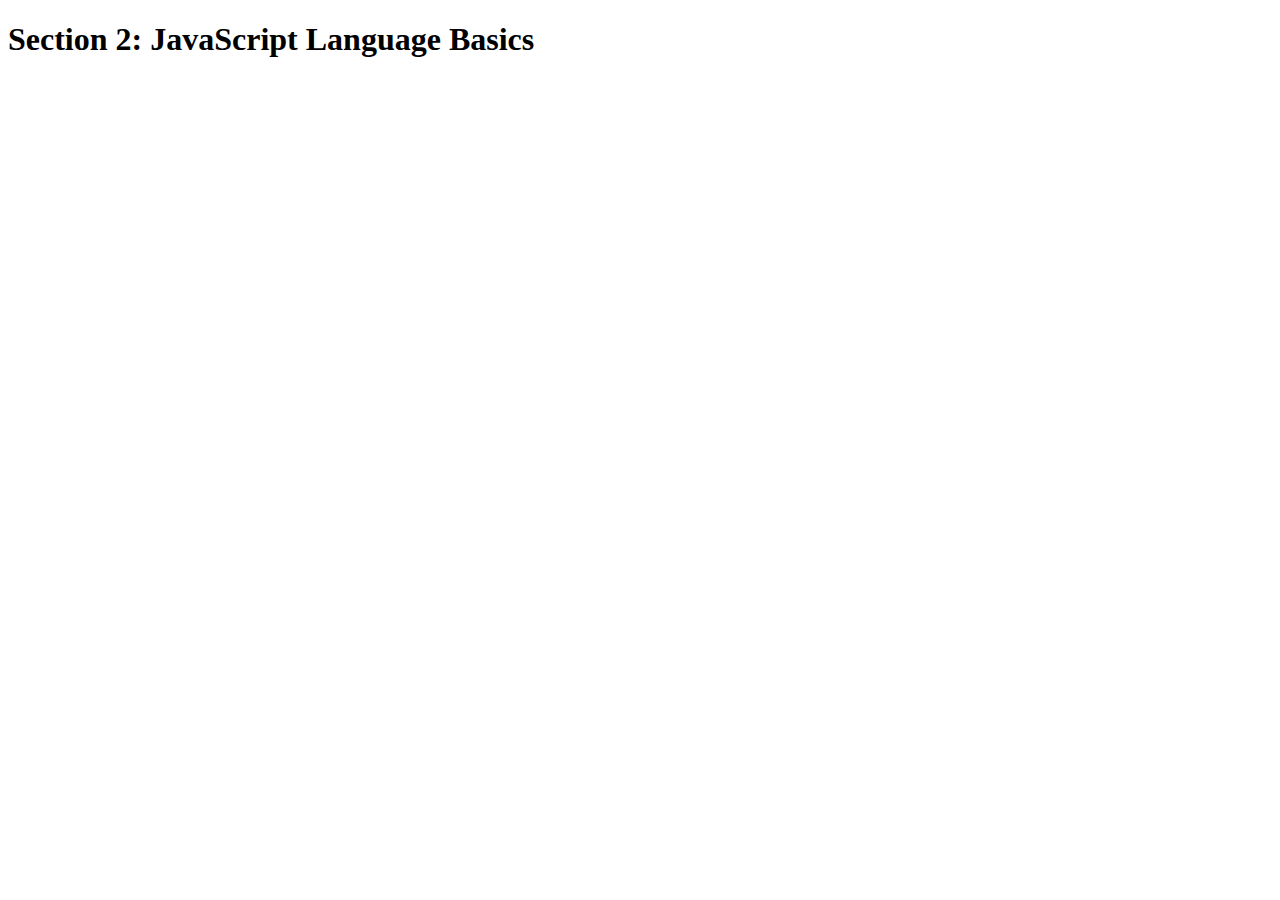
<file: 2-JS-basics/final/index.html>
<!DOCTYPE html>
<html lang="en">
    <head>
        <meta charset="UTF-8">
        <title>Section 2: JavaScript Language Basics</title>
    </head>

    <body>
        <h1>Section 2: JavaScript Language Basics</h1>
    </body>
    
    <script src="script.js"></script>
</html>
</file>
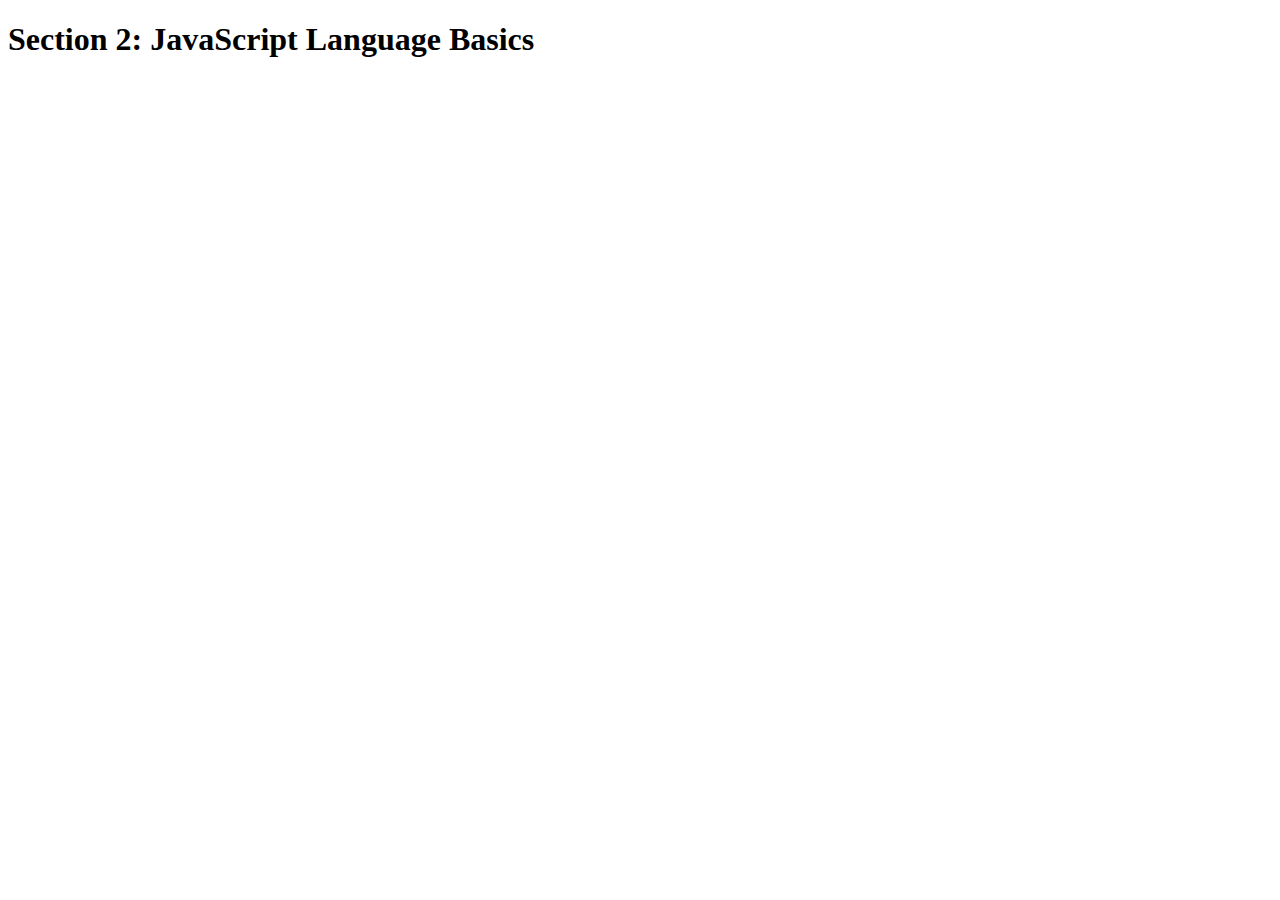
<file: 2-JS-basics/starter/index.html>
<!DOCTYPE html>
<html lang="en">
    <head>
        <meta charset="UTF-8">
        <title>Section 2: JavaScript Language Basics</title>
    </head>

    <body>
        <h1>Section 2: JavaScript Language Basics</h1>
    </body>
</html>
</file>
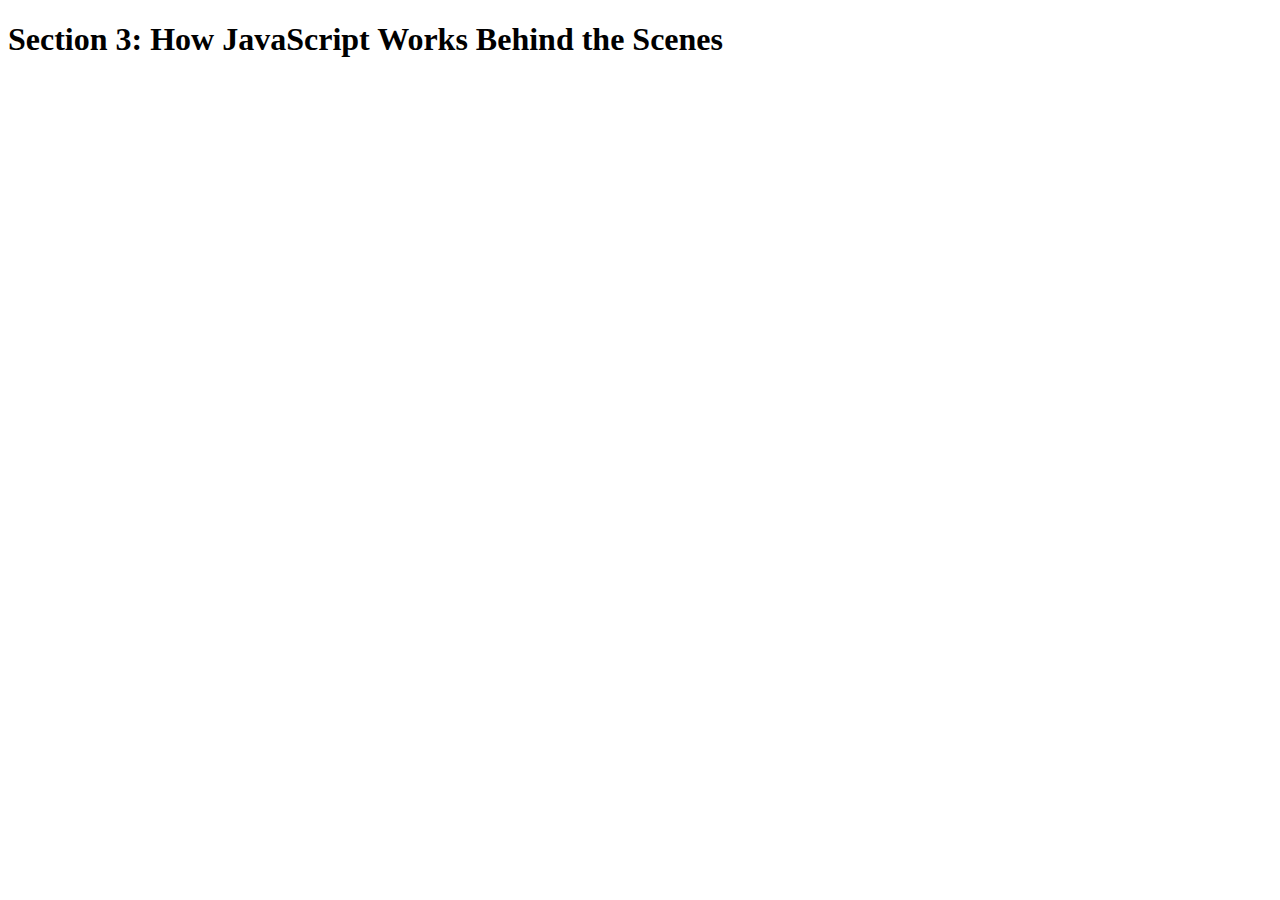
<file: 3-how-JS-works/final/index.html>
<!DOCTYPE html>
<html lang="en">
    <head>
        <meta charset="UTF-8">
        <title>Section 3: How JavaScript Works Behind the Scenes</title>
    </head>

    <body>
        <h1>Section 3: How JavaScript Works Behind the Scenes</h1>
        <script src="script.js"></script>
    </body>
</html>
</file>
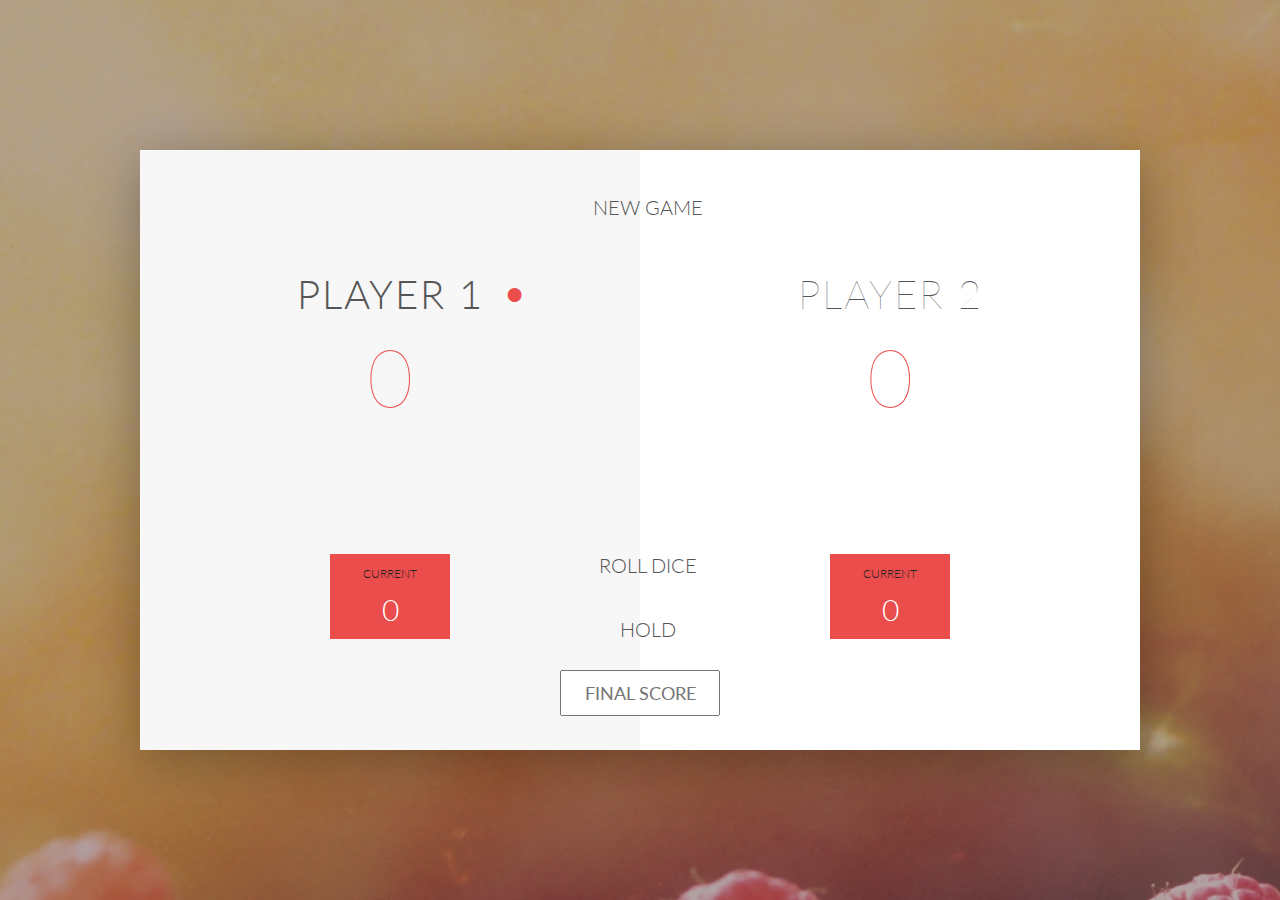
<file: 4-DOM-pig-game/final/index.html>
<!DOCTYPE html>
<html lang="en">
    <head>
        <meta charset="UTF-8">
        <link href="https://fonts.googleapis.com/css?family=Lato:100,300,600" rel="stylesheet" type="text/css">
        <link href="http://code.ionicframework.com/ionicons/2.0.1/css/ionicons.min.css" rel="stylesheet" type="text/css">
        <link type="text/css" rel="stylesheet" href="style.css">
        
        <title>Pig Game</title>
    </head>

    <body>
        <div class="wrapper clearfix">
            <div class="player-0-panel active">
                <div class="player-name" id="name-0">Player 1</div>
                <div class="player-score" id="score-0">43</div>
                <div class="player-current-box">
                    <div class="player-current-label">Current</div>
                    <div class="player-current-score" id="current-0">11</div>
                </div>
            </div>
            
            <div class="player-1-panel">
                <div class="player-name" id="name-1">Player 2</div>
                <div class="player-score" id="score-1">72</div>
                <div class="player-current-box">
                    <div class="player-current-label">Current</div>
                    <div class="player-current-score" id="current-1">0</div>
                </div>
            </div>
            
            <button class="btn-new"><i class="ion-ios-plus-outline"></i>New game</button>
            <button class="btn-roll"><i class="ion-ios-loop"></i>Roll dice</button>
            <button class="btn-hold"><i class="ion-ios-download-outline"></i>Hold</button>
            
            <input type="text" placeholder="Final score" class="final-score">
            
            <img src="dice-5.png" alt="Dice" class="dice" id="dice-1">
            <img src="dice-5.png" alt="Dice" class="dice" id="dice-2">
        </div>
        
        <!--<script src="app.js"></script>-->
        <script src="challenges.js"></script>
    </body>
</html>
</file>
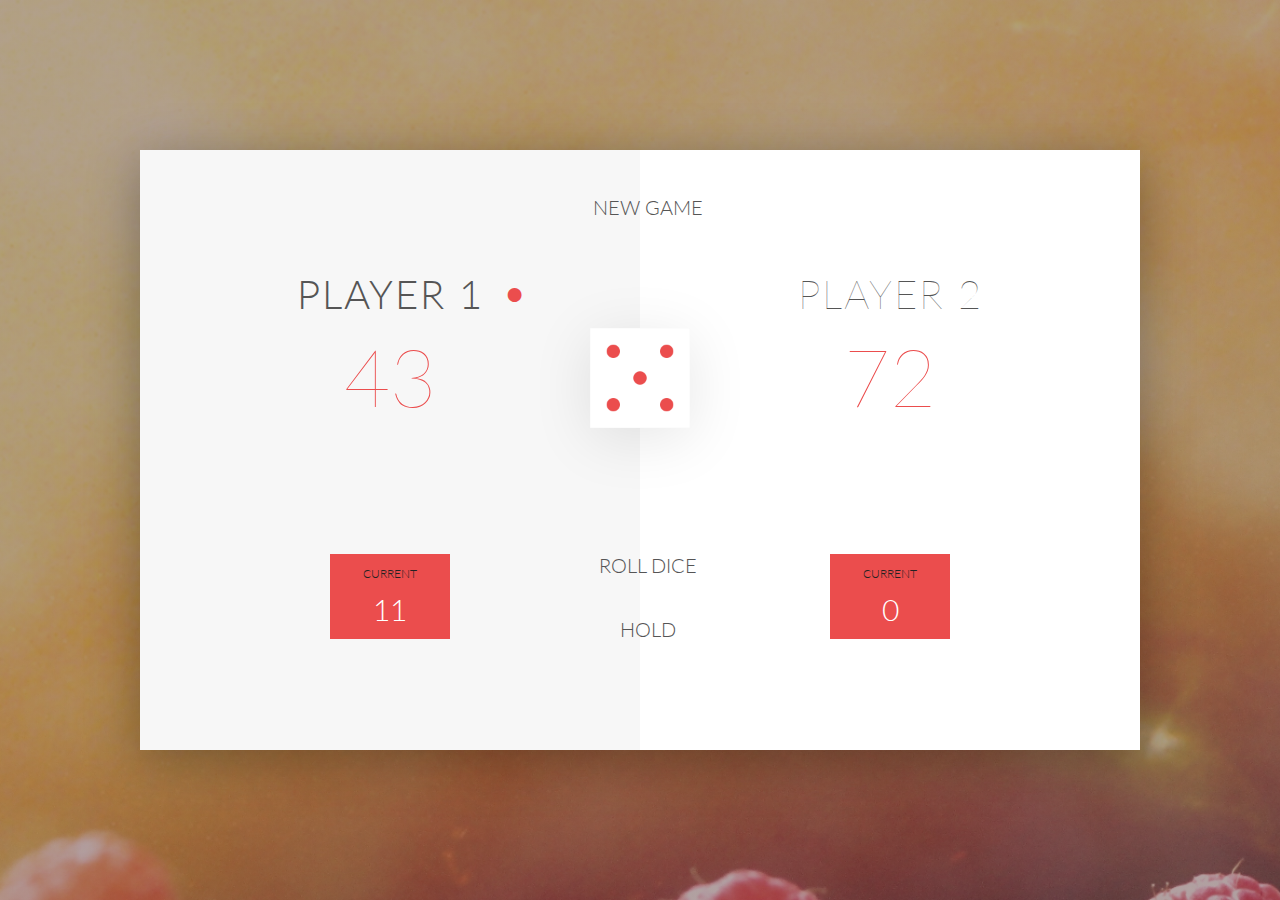
<file: 4-DOM-pig-game/starter/index.html>
<!DOCTYPE html>
<html lang="en">
    <head>
        <meta charset="UTF-8">
        <link href="https://fonts.googleapis.com/css?family=Lato:100,300,600" rel="stylesheet" type="text/css">
        <link href="http://code.ionicframework.com/ionicons/2.0.1/css/ionicons.min.css" rel="stylesheet" type="text/css">
        <link type="text/css" rel="stylesheet" href="style.css">
        
        <title>Pig Game</title>
    </head>

    <body>
        <div class="wrapper clearfix">
            <div class="player-0-panel active">
                <div class="player-name" id="name-0">Player 1</div>
                <div class="player-score" id="score-0">43</div>
                <div class="player-current-box">
                    <div class="player-current-label">Current</div>
                    <div class="player-current-score" id="current-0">11</div>
                </div>
            </div>
            
            <div class="player-1-panel">
                <div class="player-name" id="name-1">Player 2</div>
                <div class="player-score" id="score-1">72</div>
                <div class="player-current-box">
                    <div class="player-current-label">Current</div>
                    <div class="player-current-score" id="current-1">0</div>
                </div>
            </div>
            
            <button class="btn-new"><i class="ion-ios-plus-outline"></i>New game</button>
            <button class="btn-roll"><i class="ion-ios-loop"></i>Roll dice</button>
            <button class="btn-hold"><i class="ion-ios-download-outline"></i>Hold</button>
            
            <img src="dice-5.png" alt="Dice" class="dice">
        </div>
        
        <script src="app.js"></script>
    </body>
</html>
</file>
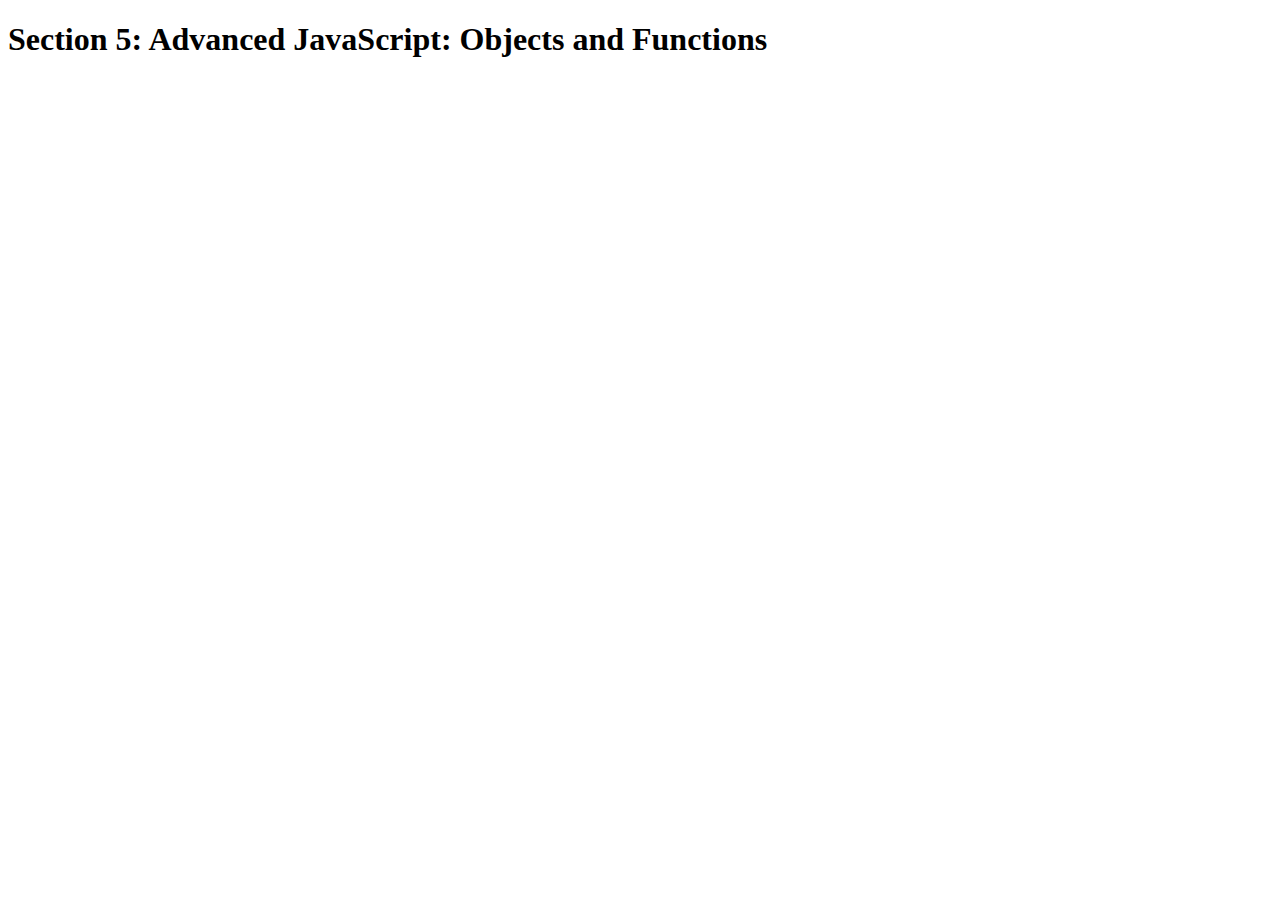
<file: 5-advanced-JS/final/index.html>
<!DOCTYPE html>
<html lang="en">
    <head>
        <meta charset="UTF-8">
        <title>Section 5: Advanced JavaScript: Objects and Functions</title>
    </head>

    <body>
        <h1>Section 5: Advanced JavaScript: Objects and Functions</h1>
        <script src="script.js"></script>
    </body>
</html>
</file>
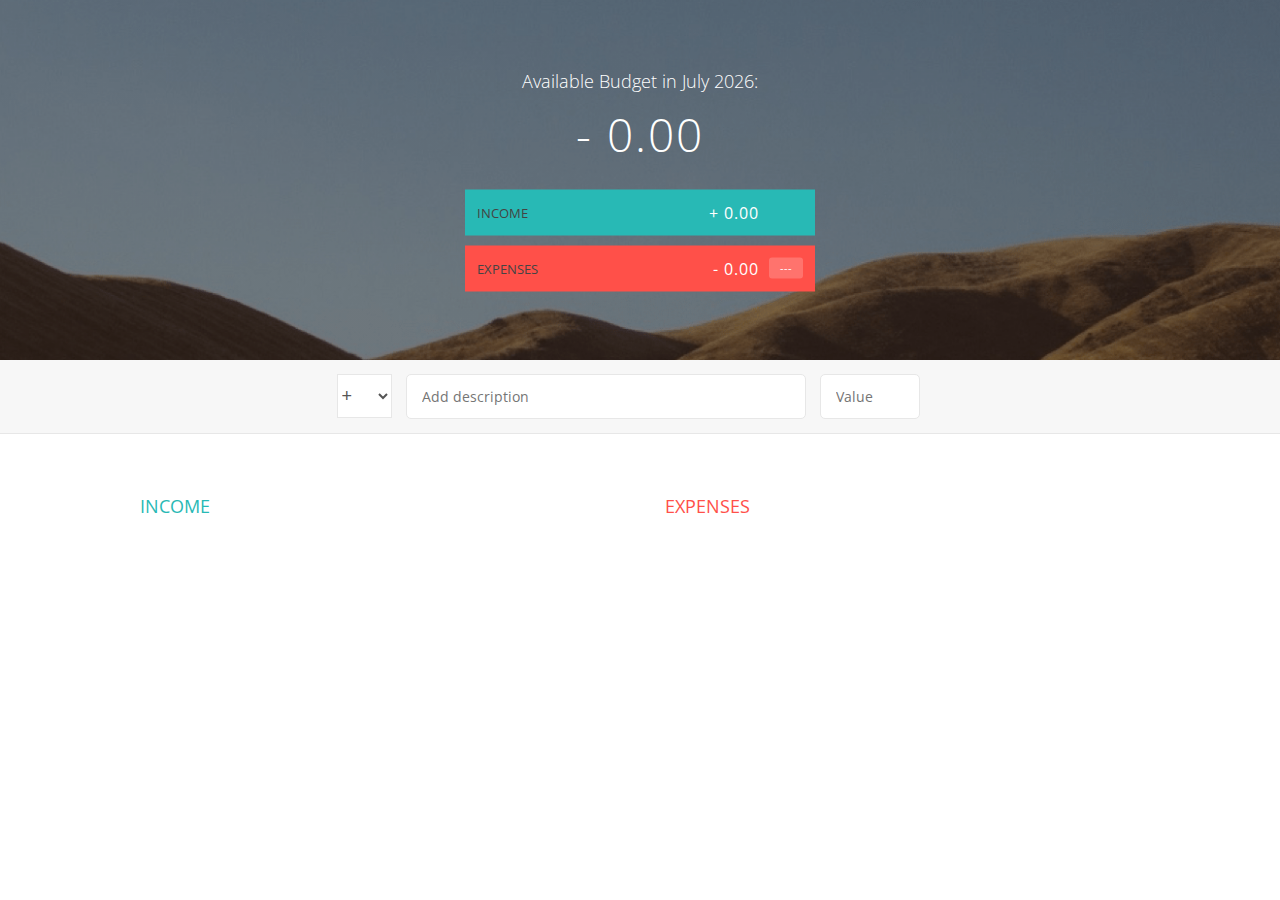
<file: 6-budgety/final/index.html>
<!DOCTYPE html>
<html lang="en">
    <head>
        <meta charset="UTF-8">
        <link href="https://fonts.googleapis.com/css?family=Open+Sans:100,300,400,600" rel="stylesheet" type="text/css">
        <link href="http://code.ionicframework.com/ionicons/2.0.1/css/ionicons.min.css" rel="stylesheet" type="text/css">
        <link type="text/css" rel="stylesheet" href="style.css">
        <title>Budgety</title>
    </head>
    <body>
        
        <div class="top">
            <div class="budget">
                <div class="budget__title">
                    Available Budget in <span class="budget__title--month">%Month%</span>:
                </div>
                
                <div class="budget__value">+ 2,345.64</div>
                
                <div class="budget__income clearfix">
                    <div class="budget__income--text">Income</div>
                    <div class="right">
                        <div class="budget__income--value">+ 4,300.00</div>
                        <div class="budget__income--percentage">&nbsp;</div>
                    </div>
                </div>
                
                <div class="budget__expenses clearfix">
                    <div class="budget__expenses--text">Expenses</div>
                    <div class="right clearfix">
                        <div class="budget__expenses--value">- 1,954.36</div>
                        <div class="budget__expenses--percentage">45%</div>
                    </div>
                </div>
            </div>
        </div>
        
        
        
        <div class="bottom">
            <div class="add">
                <div class="add__container">
                    <select class="add__type">
                        <option value="inc" selected>+</option>
                        <option value="exp">-</option>
                    </select>
                    <input type="text" class="add__description" placeholder="Add description">
                    <input type="number" class="add__value" placeholder="Value">
                    <button class="add__btn"><i class="ion-ios-checkmark-outline"></i></button>
                </div>
            </div>
            
            <div class="container clearfix">
                <div class="income">
                    <h2 class="icome__title">Income</h2>
                    
                    <div class="income__list">
                       
                        <!--
                        <div class="item clearfix" id="income-0">
                            <div class="item__description">Salary</div>
                            <div class="right clearfix">
                                <div class="item__value">+ 2,100.00</div>
                                <div class="item__delete">
                                    <button class="item__delete--btn">
                                        <i class="ion-ios-close-outline"></i>
                                    </button>
                                </div>
                            </div>
                        </div>
                        
                        <div class="item clearfix" id="income-1">
                            <div class="item__description">Sold car</div>
                            <div class="right clearfix">
                                <div class="item__value">+ 1,500.00</div>
                                <div class="item__delete">
                                    <button class="item__delete--btn"><i class="ion-ios-close-outline"></i></button>
                                </div>
                            </div>
                        </div>
                        -->
                        
                    </div>
                </div>
                
                
                
                <div class="expenses">
                    <h2 class="expenses__title">Expenses</h2>
                    
                    <div class="expenses__list">
                       
                        <!--
                        <div class="item clearfix" id="expense-0">
                            <div class="item__description">Apartment rent</div>
                            <div class="right clearfix">
                                <div class="item__value">- 900.00</div>
                                <div class="item__percentage">21%</div>
                                <div class="item__delete">
                                    <button class="item__delete--btn"><i class="ion-ios-close-outline"></i></button>
                                </div>
                            </div>
                        </div>

                        <div class="item clearfix" id="expense-1">
                            <div class="item__description">Grocery shopping</div>
                            <div class="right clearfix">
                                <div class="item__value">- 435.28</div>
                                <div class="item__percentage">10%</div>
                                <div class="item__delete">
                                    <button class="item__delete--btn"><i class="ion-ios-close-outline"></i></button>
                                </div>
                            </div>
                        </div>
                        -->
                        
                    </div>
                </div>
            </div>
            
            
        </div>
        
        <script src="app.js"></script>
    </body>
</html>
</file>
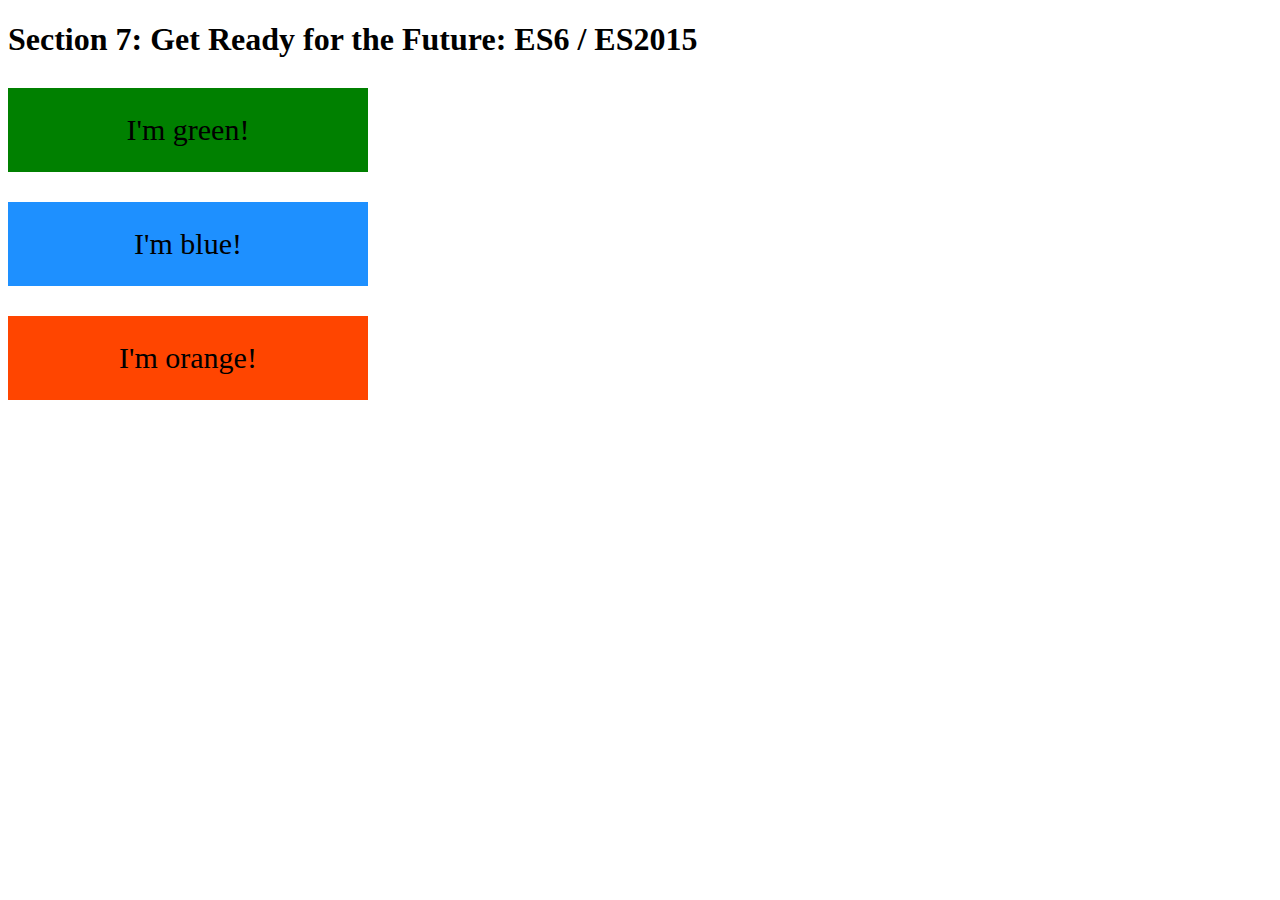
<file: 7-ES6/final/index.html>
<!DOCTYPE html>
<html lang="en">
    <head>
        <meta charset="UTF-8">
        <title>Section 7: Get Ready for the Future: ES6 / ES2015</title>
        
        <style>
            .box {
                width: 200px;
                padding: 25px 80px;
                text-align: center;
                font-size: 30px;
                margin-top: 30px;
            }
            
            .green { background-color: green; }
            .blue { background-color: dodgerblue; }
            .orange { background-color: orangered; }
            
        </style>
        
    </head>

    <body>
        <h1>Section 7: Get Ready for the Future: ES6 / ES2015</h1>
        
        <div class="box green">I'm green!</div>
        <div class="box blue">I'm blue!</div>
        <div class="box orange">I'm orange!</div>
        
        <script src="polyfill.min.js"></script>
        <script src="script-transpiled.js"></script>
    </body>
</html>
</file>
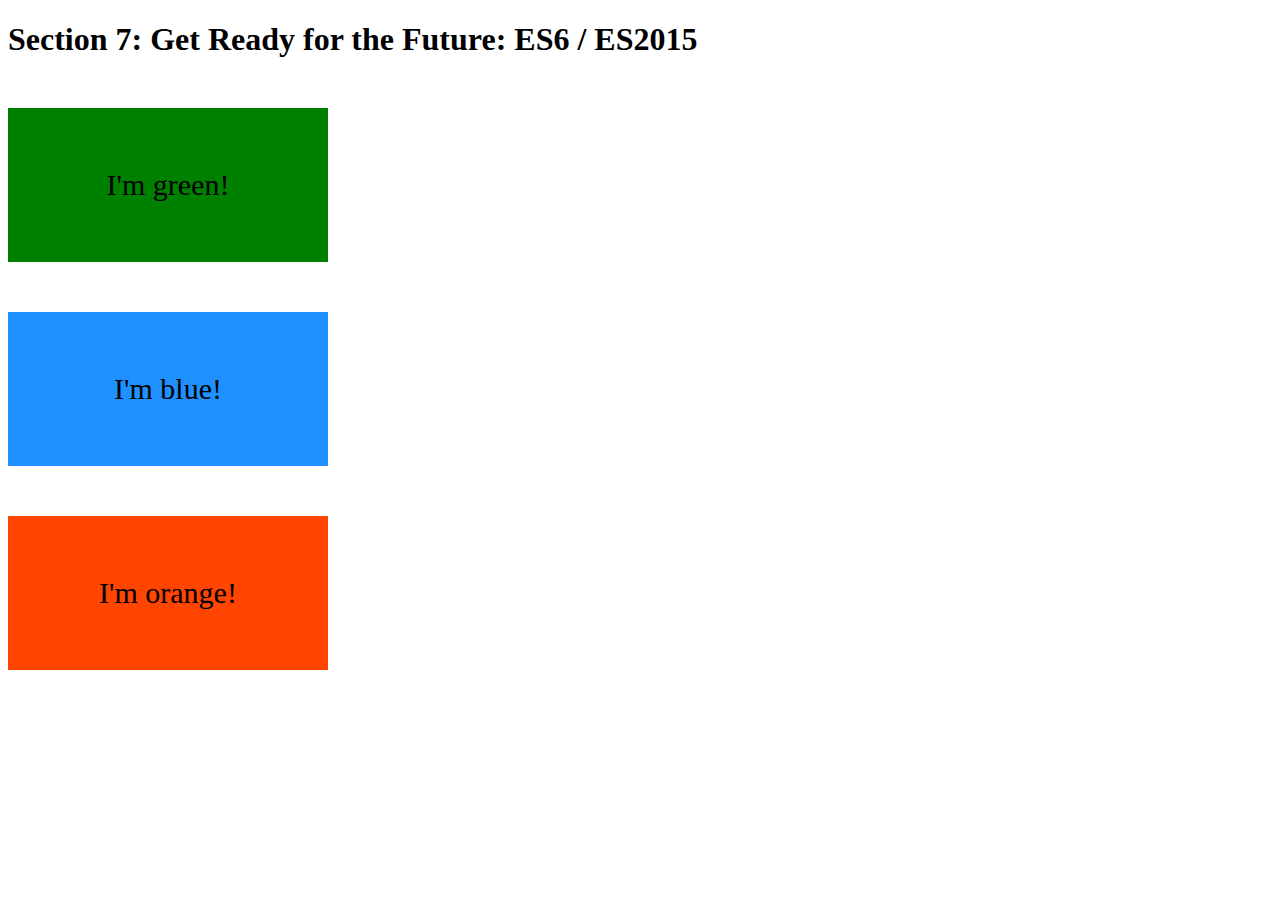
<file: 7-ES6/starter/index.html>
<!DOCTYPE html>
<html lang="en">
    <head>
        <meta charset="UTF-8">
        <title>Section 7: Get Ready for the Future: ES6 / ES2015</title>
        
        <style>
            .box {
                width: 200px;
                padding: 60px;
                text-align: center;
                font-size: 30px;
                margin-top: 50px;
            }
            
            .green { background-color: green; }
            .blue { background-color: dodgerblue; }
            .orange { background-color: orangered; }
            
        </style>
        
    </head>

    <body>
        <h1>Section 7: Get Ready for the Future: ES6 / ES2015</h1>
        
        <div class="box green">I'm green!</div>
        <div class="box blue">I'm blue!</div>
        <div class="box orange">I'm orange!</div>
        
        <script src="script.js"></script>
    </body>
</html>
</file>
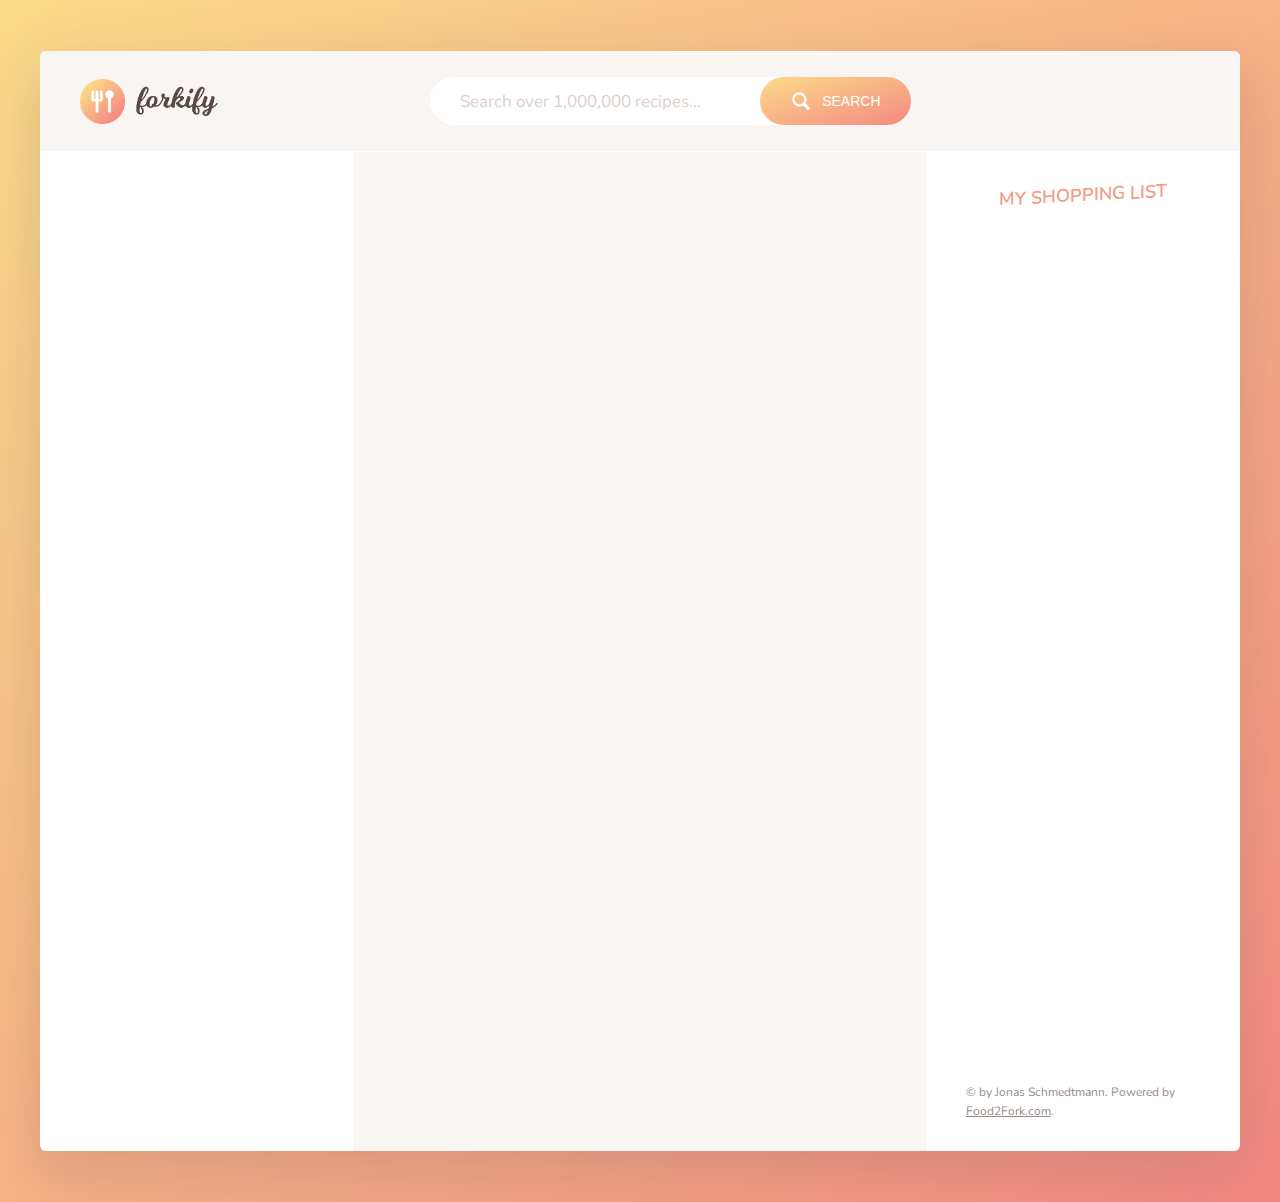
<file: 9-forkify/final/dist/index.html>
<!DOCTYPE html>
<html lang="en">

<head>
    <meta charset="UTF-8">
    <meta name="viewport" content="width=device-width, initial-scale=1.0">
    <meta http-equiv="X-UA-Compatible" content="ie=edge">
    <link href="https://fonts.googleapis.com/css?family=Nunito+Sans:400,600,700" rel="stylesheet">
    <link rel="stylesheet" href="css/style.css">
    <link rel="shortcut icon" href="img/favicon.png" type="image/x-icon">
    <title>forkify // Search over 1,000,000 recipes</title>
</head>

<body>
    <div class="container">
        <header class="header">
            <img src="img/logo.png" alt="Logo" class="header__logo">
            <form class="search">
                <input type="text" class="search__field" placeholder="Search over 1,000,000 recipes...">
                <button class="btn search__btn">
                    <svg class="search__icon">
                        <use href="img/icons.svg#icon-magnifying-glass"></use>
                    </svg>
                    <span>Search</span>
                </button>
            </form>
            <div class="likes">
                <div class="likes__field">
                    <svg class="likes__icon">
                        <use href="img/icons.svg#icon-heart"></use>
                    </svg>
                </div>
                <div class="likes__panel">
                    <ul class="likes__list">
                        <!--
                        <li>
                            <a class="likes__link" href="#23456">
                                <figure class="likes__fig">
                                    <img src="img/test-1.jpg" alt="Test">
                                </figure>
                                <div class="likes__data">
                                    <h4 class="likes__name">Pasta with Tomato ...</h4>
                                    <p class="likes__author">The Pioneer Woman</p>
                                </div>
                            </a>
                        </li>
                        -->
                    </ul>
                </div>
            </div>
        </header>


        <div class="results">
            <ul class="results__list">
                <!--
                <li>
                    <a class="results__link results__link--active" href="#23456">
                        <figure class="results__fig">
                            <img src="img/test-1.jpg" alt="Test">
                        </figure>
                        <div class="results__data">
                            <h4 class="results__name">Pasta with Tomato ...</h4>
                            <p class="results__author">The Pioneer Woman</p>
                        </div>
                    </a>
                </li>

                <li>
                    <a class="results__link" href="#76767">
                        <figure class="results__fig">
                            <img src="img/test-2.jpg" alt="Test">
                        </figure>
                        <div class="results__data">
                            <h4 class="results__name">Pasta Salad with ...</h4>
                            <p class="results__author">Spicy Perspective</p>
                        </div>
                    </a>
                </li>

                <li>
                    <a class="results__link" href="#85354">
                        <figure class="results__fig">
                            <img src="img/test-3.jpg" alt="Test">
                        </figure>
                        <div class="results__data">
                            <h4 class="results__name">Homemade Tomato ...</h4>
                            <p class="results__author">All Recipes</p>
                        </div>
                    </a>
                </li>

                <li>
                    <a class="results__link" href="#43563">
                        <figure class="results__fig">
                            <img src="img/test-4.jpg" alt="Test">
                        </figure>
                        <div class="results__data">
                            <h4 class="results__name">Pasta with Tomato ...</h4>
                            <p class="results__author">The Pioneer Woman</p>
                        </div>
                    </a>
                </li>

                <li>
                    <a class="results__link" href="#2256665">
                        <figure class="results__fig">
                            <img src="img/test-5.jpg" alt="Test">
                        </figure>
                        <div class="results__data">
                            <h4 class="results__name">Greek Pasta with ...</h4>
                            <p class="results__author">Chow</p>
                        </div>
                    </a>
                </li>

                <li>
                    <a class="results__link" href="#7567567">
                        <figure class="results__fig">
                            <img src="img/test-9.jpg" alt="Test">
                        </figure>
                        <div class="results__data">
                            <h4 class="results__name">Cherry tomato, kale ...</h4>
                            <p class="results__author">BBC Good Food</p>
                        </div>
                    </a>
                </li>

                <li>
                    <a class="results__link" href="#5676577">
                        <figure class="results__fig">
                            <img src="img/test-7.jpg" alt="Test">
                        </figure>
                        <div class="results__data">
                            <h4 class="results__name">Pasta with Fresh ...</h4>
                            <p class="results__author">Chow</p>
                        </div>
                    </a>
                </li>

                <li>
                    <a class="results__link" href="#98798">
                        <figure class="results__fig">
                            <img src="img/test-8.jpg" alt="Test">
                        </figure>
                        <div class="results__data">
                            <h4 class="results__name">Buttery Tomato Pasta ...</h4>
                            <p class="results__author">Simply Recipes</p>
                        </div>
                    </a>
                </li>
                <li>
                    <a class="results__link" href="#5464646456">
                        <figure class="results__fig">
                            <img src="img/test-10.jpg" alt="Test">
                        </figure>
                        <div class="results__data">
                            <h4 class="results__name">Pesto Pasta Salad ...</h4>
                            <p class="results__author">Eats Well With Others</p>
                        </div>
                    </a>
                </li>

                <li>
                    <a class="results__link" href="#345345435">
                        <figure class="results__fig">
                            <img src="img/test-6.jpg" alt="Test">
                        </figure>
                        <div class="results__data">
                            <h4 class="results__name">Pasta with Roasted ...</h4>
                            <p class="results__author">Two Peas and Their Pod</p>
                        </div>
                    </a>
                </li>
                -->
            </ul>

            <div class="results__pages">
                <!--
                <button class="btn-inline results__btn--prev">
                    <svg class="search__icon">
                        <use href="img/icons.svg#icon-triangle-left"></use>
                    </svg>
                    <span>Page 1</span>
                </button>
                <button class="btn-inline results__btn--next">
                    <span>Page 3</span>
                    <svg class="search__icon">
                        <use href="img/icons.svg#icon-triangle-right"></use>
                    </svg>
                </button>
                -->
            </div>
        </div>



        <div class="recipe">

            <!--
            <figure class="recipe__fig">
                <img src="img/test-1.jpg" alt="Tomato" class="recipe__img">
                <h1 class="recipe__title">
                    <span>Pasta with tomato cream sauce</span>
                </h1>
            </figure>
            <div class="recipe__details">
                <div class="recipe__info">
                    <svg class="recipe__info-icon">
                        <use href="img/icons.svg#icon-stopwatch"></use>
                    </svg>
                    <span class="recipe__info-data recipe__info-data--minutes">45</span>
                    <span class="recipe__info-text"> minutes</span>
                </div>
                <div class="recipe__info">
                    <svg class="recipe__info-icon">
                        <use href="img/icons.svg#icon-man"></use>
                    </svg>
                    <span class="recipe__info-data recipe__info-data--people">4</span>
                    <span class="recipe__info-text"> servings</span>

                    <div class="recipe__info-buttons">
                        <button class="btn-tiny">
                            <svg>
                                <use href="img/icons.svg#icon-circle-with-minus"></use>
                            </svg>
                        </button>
                        <button class="btn-tiny">
                            <svg>
                                <use href="img/icons.svg#icon-circle-with-plus"></use>
                            </svg>
                        </button>
                    </div>

                </div>
                <button class="recipe__love">
                    <svg class="header__likes">
                        <use href="img/icons.svg#icon-heart-outlined"></use>
                    </svg>
                </button>
            </div>



            <div class="recipe__ingredients">
                <ul class="recipe__ingredient-list">
                    <li class="recipe__item">
                        <svg class="recipe__icon">
                            <use href="img/icons.svg#icon-check"></use>
                        </svg>
                        <div class="recipe__count">1000</div>
                        <div class="recipe__ingredient">
                            <span class="recipe__unit">g</span>
                            pasta
                        </div>
                    </li>

                    <li class="recipe__item">
                        <svg class="recipe__icon">
                            <use href="img/icons.svg#icon-check"></use>
                        </svg>
                        <div class="recipe__count">1/2</div>
                        <div class="recipe__ingredient">
                            <span class="recipe__unit">cup</span>
                            ricotta cheese
                        </div>
                    </li>

                    <li class="recipe__item">
                        <svg class="recipe__icon">
                            <use href="img/icons.svg#icon-check"></use>
                        </svg>
                        <div class="recipe__count">1</div>
                        <div class="recipe__ingredient">
                            <span class="recipe__unit"></span>
                            can of tomatoes, whole or crushed
                        </div>
                    </li>


                    <li class="recipe__item">
                        <svg class="recipe__icon">
                            <use href="img/icons.svg#icon-check"></use>
                        </svg>
                        <div class="recipe__count">1</div>
                        <div class="recipe__ingredient">
                            <span class="recipe__unit"></span>
                            can tuna packed in olive oil
                        </div>
                    </li>

                    <li class="recipe__item">
                        <svg class="recipe__icon">
                            <use href="img/icons.svg#icon-check"></use>
                        </svg>
                        <div class="recipe__count">1/2</div>
                        <div class="recipe__ingredient">
                            <span class="recipe__unit">cup</span>
                            grated parmesan cheese
                        </div>
                    </li>

                    <li class="recipe__item">
                        <svg class="recipe__icon">
                            <use href="img/icons.svg#icon-check"></use>
                        </svg>
                        <div class="recipe__count">1/4</div>
                        <div class="recipe__ingredient">
                            <span class="recipe__unit">cup</span>
                            fresh basil, chopped or torn
                        </div>
                    </li>
                </ul>

                <button class="btn-small recipe__btn">
                    <svg class="search__icon">
                        <use href="img/icons.svg#icon-shopping-cart"></use>
                    </svg>
                    <span>Add to shopping list</span>
                </button>
            </div>

            <div class="recipe__directions">
                <h2 class="heading-2">How to cook it</h2>
                <p class="recipe__directions-text">
                    This recipe was carefully designed and tested by
                    <span class="recipe__by">The Pioneer Woman</span>. Please check out directions at their website.
                </p>
                <a class="btn-small recipe__btn" href="http://thepioneerwoman.com/cooking/pasta-with-tomato-cream-sauce/" target="_blank">
                    <span>Directions</span>
                    <svg class="search__icon">
                        <use href="img/icons.svg#icon-triangle-right"></use>
                    </svg>

                </a>
            </div>
            -->
        </div>





        <div class="shopping">
            <h2 class="heading-2">My Shopping List</h2>

            <ul class="shopping__list">

                <!--
                <li class="shopping__item">
                    <div class="shopping__count">
                        <input type="number" value="500" step="100">
                        <p>g</p>
                    </div>
                    <p class="shopping__description">Pasta</p>
                    <button class="shopping__delete btn-tiny">
                        <svg>
                            <use href="img/icons.svg#icon-circle-with-cross"></use>
                        </svg>
                    </button>
                </li>

                <li class="shopping__item">
                    <div class="shopping__count">
                        <input type="number" value="0.5" step="0.1">
                        <p>cup</p>
                    </div>
                    <p class="shopping__description">Ricotta cheese</p>
                    <button class="shopping__delete btn-tiny">
                        <svg>
                            <use href="img/icons.svg#icon-circle-with-cross"></use>
                        </svg>
                    </button>
                </li>

                <li class="shopping__item">
                    <div class="shopping__count">
                        <input type="number" value="3.5" step="0.1">
                        <p>tbsp</p>
                    </div>
                    <p class="shopping__description">Toasted almond slices</p>
                    <button class="shopping__delete btn-tiny">
                        <svg>
                            <use href="img/icons.svg#icon-circle-with-cross"></use>
                        </svg>
                    </button>
                </li>

                <li class="shopping__item">
                    <div class="shopping__count">
                        <input type="number" value="0.5" step="0.1">
                        <p>tbsp</p>
                    </div>
                    <p class="shopping__description">Sea salt</p>
                    <button class="shopping__delete btn-tiny">
                        <svg>
                            <use href="img/icons.svg#icon-circle-with-cross"></use>
                        </svg>
                    </button>
                </li>

                <li class="shopping__item">
                    <div class="shopping__count">
                        <input type="number" value="0.25" step="0.1">
                        <p>cup</p>
                    </div>

                    <p class="shopping__description">Minced green onions</p>
                    <button class="shopping__delete btn-tiny">
                        <svg>
                            <use href="img/icons.svg#icon-circle-with-cross"></use>
                        </svg>
                    </button>
                </li>

                <li class="shopping__item">
                    <div class="shopping__count">
                        <input type="number" value="45" step="10">
                        <p>g</p>
                    </div>
                    <p class="shopping__description">Sesame seeds</p>
                    <button class="shopping__delete btn-tiny">
                        <svg>
                            <use href="img/icons.svg#icon-circle-with-cross"></use>
                        </svg>
                    </button>
                </li>
                -->
            </ul>

            <div class="copyright">
                &copy; by Jonas Schmedtmann. Powered by
                <a href="http://food2fork.com" target="_blank" class="link">Food2Fork.com</a>.
            </div>

        </div>
    </div>

<script type="text/javascript" src="js/bundle.js"></script></body>

</html>
</file>
<file: 4-DOM-pig-game/final/style.css>
/**********************************************
*** GENERAL
**********************************************/

.final-score {
    position: absolute;
    left: 50%;
    transform: translateX(-50%);
    top: 520px;
    color: #555;
    font-size: 18px;
    font-family: 'Lato';
    text-align: center;
    padding: 10px;
    width: 160px;
    text-transform: uppercase;
}

.final-score:focus { outline: none; }

#dice-1 { top: 120px; }
#dice-2 { top: 250px; }


* {
    margin: 0;
    padding: 0;
    box-sizing: border-box;
    
}

.clearfix::after {
    content: "";
    display: table;
    clear: both;
}

body {
    background-image: linear-gradient(rgba(62, 20, 20, 0.4), rgba(62, 20, 20, 0.4)), url(back.jpg);
    background-size: cover;
    background-position: center;
    font-family: Lato;
    font-weight: 300;
    position: relative;
    height: 100vh;
    color: #555;
}

.wrapper {
    width: 1000px;
    position: absolute;
    top: 50%;
    left: 50%;
    transform: translate(-50%, -50%);
    background-color: #fff;
    box-shadow: 0px 10px 50px rgba(0, 0, 0, 0.3);
    overflow: hidden;
}

.player-0-panel,
.player-1-panel {
    width: 50%;
    float: left;
    height: 600px;
    padding: 100px;
}



/**********************************************
*** PLAYERS
**********************************************/

.player-name {
    font-size: 40px;
    text-align: center;
    text-transform: uppercase;
    letter-spacing: 2px;
    font-weight: 100;
    margin-top: 20px;
    margin-bottom: 10px;
    position: relative;
}

.player-score {
    text-align: center;
    font-size: 80px;
    font-weight: 100;
    color: #EB4D4D;
    margin-bottom: 130px;
}

.active { background-color: #f7f7f7; }
.active .player-name { font-weight: 300; }

.active .player-name::after {
    content: "\2022";
    font-size: 47px;
    position: absolute;
    color: #EB4D4D;
    top: -7px;
    right: 10px;
    
}

.player-current-box {
    background-color: #EB4D4D;
    color: #fff;
    width: 40%;
    margin: 0 auto;
    padding: 12px;
    text-align: center;
}

.player-current-label {
    text-transform: uppercase;
    margin-bottom: 10px;
    font-size: 12px;
    color: #222;
}

.player-current-score {
    font-size: 30px;
}

button {
    position: absolute;
    width: 200px;
    left: 50%;
    transform: translateX(-50%);
    color: #555;
    background: none;
    border: none;
    font-family: Lato;
    font-size: 20px;
    text-transform: uppercase;
    cursor: pointer;
    font-weight: 300;
    transition: background-color 0.3s, color 0.3s;
}

button:hover { font-weight: 600; }
button:hover i { margin-right: 20px; }

button:focus {
    outline: none;
}

i {
    color: #EB4D4D;
    display: inline-block;
    margin-right: 15px;
    font-size: 32px;
    line-height: 1;
    vertical-align: text-top;
    margin-top: -4px;
    transition: margin 0.3s;
}

.btn-new { top: 45px;}
.btn-roll { top: 403px;}
.btn-hold { top: 467px;}

.dice {
    position: absolute;
    left: 50%;
    top: 178px;
    transform: translateX(-50%);
    height: 100px;
    box-shadow: 0px 10px 60px rgba(0, 0, 0, 0.10);
}

.winner { background-color: #f7f7f7; }
.winner .player-name { font-weight: 300; color: #EB4D4D; }
</file>
<file: 4-DOM-pig-game/starter/style.css>
/**********************************************
*** GENERAL
**********************************************/

* {
    margin: 0;
    padding: 0;
    box-sizing: border-box;
    
}

.clearfix::after {
    content: "";
    display: table;
    clear: both;
}

body {
    background-image: linear-gradient(rgba(62, 20, 20, 0.4), rgba(62, 20, 20, 0.4)), url(back.jpg);
    background-size: cover;
    background-position: center;
    font-family: Lato;
    font-weight: 300;
    position: relative;
    height: 100vh;
    color: #555;
}

.wrapper {
    width: 1000px;
    position: absolute;
    top: 50%;
    left: 50%;
    transform: translate(-50%, -50%);
    background-color: #fff;
    box-shadow: 0px 10px 50px rgba(0, 0, 0, 0.3);
    overflow: hidden;
}

.player-0-panel,
.player-1-panel {
    width: 50%;
    float: left;
    height: 600px;
    padding: 100px;
}



/**********************************************
*** PLAYERS
**********************************************/

.player-name {
    font-size: 40px;
    text-align: center;
    text-transform: uppercase;
    letter-spacing: 2px;
    font-weight: 100;
    margin-top: 20px;
    margin-bottom: 10px;
    position: relative;
}

.player-score {
    text-align: center;
    font-size: 80px;
    font-weight: 100;
    color: #EB4D4D;
    margin-bottom: 130px;
}

.active { background-color: #f7f7f7; }
.active .player-name { font-weight: 300; }

.active .player-name::after {
    content: "\2022";
    font-size: 47px;
    position: absolute;
    color: #EB4D4D;
    top: -7px;
    right: 10px;
    
}

.player-current-box {
    background-color: #EB4D4D;
    color: #fff;
    width: 40%;
    margin: 0 auto;
    padding: 12px;
    text-align: center;
}

.player-current-label {
    text-transform: uppercase;
    margin-bottom: 10px;
    font-size: 12px;
    color: #222;
}

.player-current-score {
    font-size: 30px;
}

button {
    position: absolute;
    width: 200px;
    left: 50%;
    transform: translateX(-50%);
    color: #555;
    background: none;
    border: none;
    font-family: Lato;
    font-size: 20px;
    text-transform: uppercase;
    cursor: pointer;
    font-weight: 300;
    transition: background-color 0.3s, color 0.3s;
}

button:hover { font-weight: 600; }
button:hover i { margin-right: 20px; }

button:focus {
    outline: none;
}

i {
    color: #EB4D4D;
    display: inline-block;
    margin-right: 15px;
    font-size: 32px;
    line-height: 1;
    vertical-align: text-top;
    margin-top: -4px;
    transition: margin 0.3s;
}

.btn-new { top: 45px;}
.btn-roll { top: 403px;}
.btn-hold { top: 467px;}

.dice {
    position: absolute;
    left: 50%;
    top: 178px;
    transform: translateX(-50%);
    height: 100px;
    box-shadow: 0px 10px 60px rgba(0, 0, 0, 0.10);
}

.winner { background-color: #f7f7f7; }
.winner .player-name { font-weight: 300; color: #EB4D4D; }
</file>
<file: 6-budgety/final/style.css>
/**********************************************
*** GENERAL
**********************************************/

* {
    margin: 0;
    padding: 0;
    box-sizing: border-box;
}

.clearfix::after {
    content: "";
    display: table;
    clear: both;
}

body {
    color: #555;
    font-family: Open Sans;
    font-size: 16px;
    position: relative;
    height: 100vh;
    font-weight: 400;
}

.right { float: right; }
.red { color: #FF5049 !important; }
.red-focus:focus { border: 1px solid #FF5049 !important; }

/**********************************************
*** TOP PART
**********************************************/

.top {
    height: 40vh;
    background-image: linear-gradient(rgba(0, 0, 0, 0.35), rgba(0, 0, 0, 0.35)), url(back.png);
    background-size: cover;
    background-position: center;
    position: relative;
}

.budget {
    position: absolute;
    width: 350px;
    top: 50%;
    left: 50%;
    transform: translate(-50%, -50%);
    color: #fff;
}

.budget__title {
    font-size: 18px;
    text-align: center;
    margin-bottom: 10px;
    font-weight: 300;
}

.budget__value {
    font-weight: 300;
    font-size: 46px;
    text-align: center;
    margin-bottom: 25px;
    letter-spacing: 2px;
}

.budget__income,
.budget__expenses {
    padding: 12px;
    text-transform: uppercase;
}

.budget__income {
    margin-bottom: 10px;
    background-color: #28B9B5;
}

.budget__expenses {
    background-color: #FF5049;
}

.budget__income--text,
.budget__expenses--text {
    float: left;
    font-size: 13px;
    color: #444;
    margin-top: 2px;
}

.budget__income--value,
.budget__expenses--value {
    letter-spacing: 1px;
    float: left;
}

.budget__income--percentage,
.budget__expenses--percentage {
    float: left;
    width: 34px;
    font-size: 11px;
    padding: 3px 0;
    margin-left: 10px;
}

.budget__expenses--percentage {
    background-color: rgba(255, 255, 255, 0.2);
    text-align: center;
    border-radius: 3px;
}


/**********************************************
*** BOTTOM PART
**********************************************/

/***** FORM *****/
.add {
    padding: 14px;
    border-bottom: 1px solid #e7e7e7;
    background-color: #f7f7f7;
}

.add__container {
    margin: 0 auto;
    text-align: center;
}

.add__type {
    width: 55px;
    border: 1px solid #e7e7e7;
    height: 44px;
    font-size: 18px;
    color: inherit;
    background-color: #fff;
    margin-right: 10px;
    font-weight: 300;
    transition: border 0.3s;
}

.add__description,
.add__value {
    border: 1px solid #e7e7e7;
    background-color: #fff;
    color: inherit;
    font-family: inherit;
    font-size: 14px;
    padding: 12px 15px;
    margin-right: 10px;
    border-radius: 5px;
    transition: border 0.3s;
}

.add__description { width: 400px;}
.add__value { width: 100px;}

.add__btn {
    font-size: 35px;
    background: none;
    border: none;
    color: #28B9B5;
    cursor: pointer;
    display: inline-block;
    vertical-align: middle;
    line-height: 1.1;
    margin-left: 10px;
}

.add__btn:active { transform: translateY(2px); }

.add__type:focus,
.add__description:focus,
.add__value:focus {
    outline: none;
    border: 1px solid #28B9B5;
}

.add__btn:focus { outline: none; }

/***** LISTS *****/
.container {
    width: 1000px;
    margin: 60px auto;
}

.income {
    float: left;
    width: 475px;
    margin-right: 50px;
}

.expenses {
    float: left;
    width: 475px;
}

h2 {
    text-transform: uppercase;
    font-size: 18px;
    font-weight: 400;
    margin-bottom: 15px;
}

.icome__title { color: #28B9B5; }
.expenses__title { color: #FF5049; }

.item {
    padding: 13px;
    border-bottom: 1px solid #e7e7e7;
}

.item:first-child { border-top: 1px solid #e7e7e7; }
.item:nth-child(even) { background-color: #f7f7f7; }

.item__description {
    float: left;
}

.item__value {
    float: left;
    transition: transform 0.3s;
}

.item__percentage {
    float: left;
    margin-left: 20px;
    transition: transform 0.3s;
    font-size: 11px;
    background-color: #FFDAD9;
    padding: 3px;
    border-radius: 3px;
    width: 32px;
    text-align: center;
}

.income .item__value,
.income .item__delete--btn {
    color: #28B9B5;
}

.expenses .item__value,
.expenses .item__percentage,
.expenses .item__delete--btn {
    color: #FF5049;
}


.item__delete {
    float: left;
}

.item__delete--btn {
    font-size: 22px;
    background: none;
    border: none;
    cursor: pointer;
    display: inline-block;
    vertical-align: middle;
    line-height: 1;
    display: none;
}

.item__delete--btn:focus { outline: none; }
.item__delete--btn:active { transform: translateY(2px); }

.item:hover .item__delete--btn { display: block; }
.item:hover .item__value { transform: translateX(-20px); }
.item:hover .item__percentage { transform: translateX(-20px); }


.unpaid {
    background-color: #FFDAD9 !important;
    cursor: pointer;
    color: #FF5049;

}

.unpaid .item__percentage { box-shadow: 0 2px 6px 0 rgba(0, 0, 0, 0.1); }
.unpaid:hover .item__description { font-weight: 900; }
</file>
<file: 9-forkify/final/dist/css/style.css>
* {
  margin: 0;
  padding: 0; }

*,
*::before,
*::after {
  box-sizing: inherit; }

html {
  box-sizing: border-box;
  font-size: 62.5%; }
  @media only screen and (max-width: 68.75em) {
    html {
      font-size: 50%; } }

body {
  font-family: 'Nunito Sans', sans-serif;
  font-weight: 400;
  line-height: 1.6;
  color: #655A56;
  background-image: linear-gradient(to right bottom, #FBDB89, #F48982);
  background-size: cover;
  background-repeat: no-repeat;
  min-height: calc(100vh - 2 * 4vw); }

.container {
  max-width: 120rem;
  margin: 4vw auto;
  background-color: #fff;
  border-radius: 6px;
  overflow: hidden;
  box-shadow: 0 2rem 6rem 0.5rem rgba(101, 90, 86, 0.2);
  display: grid;
  grid-template-rows: 10rem minmax(100rem, auto);
  grid-template-columns: 1.1fr 2fr 1.1fr;
  grid-template-areas: "head head head" "list recipe shopping"; }
  @media only screen and (max-width: 68.75em) {
    .container {
      width: 100%;
      margin: 0;
      border-radius: 0; } }

.btn, .btn-small, .btn-small:link, .btn-small:visited {
  background-image: linear-gradient(to right bottom, #FBDB89, #F48982);
  border-radius: 10rem;
  border: none;
  text-transform: uppercase;
  color: #fff;
  cursor: pointer;
  display: flex;
  align-items: center;
  transition: all .2s; }
  .btn:hover, .btn-small:hover {
    transform: scale(1.05); }
  .btn:focus, .btn-small:focus {
    outline: none; }
  .btn > *:first-child, .btn-small > *:first-child {
    margin-right: 1rem; }

.btn {
  padding: 1.3rem 3rem;
  font-size: 1.4rem; }
  .btn svg {
    height: 2.25rem;
    width: 2.25rem;
    fill: currentColor; }

.btn-small, .btn-small:link, .btn-small:visited {
  font-size: 1.3rem;
  padding: 1rem 1.75rem;
  text-decoration: none; }
  .btn-small svg, .btn-small:link svg, .btn-small:visited svg {
    height: 1.5rem;
    width: 1.5rem;
    fill: currentColor; }

.btn-inline {
  color: #F59A83;
  font-size: 1.2rem;
  border: none;
  background-color: #F9F5F3;
  padding: .8rem 1.2rem;
  border-radius: 10rem;
  cursor: pointer;
  display: flex;
  align-items: center;
  transition: all .2s; }
  .btn-inline svg {
    height: 1.5rem;
    width: 1.5rem;
    fill: currentColor;
    margin: 0 .2rem; }
  .btn-inline span {
    margin: 0 .4rem; }
  .btn-inline:hover {
    color: #F48982;
    background-color: #F2EFEE; }
  .btn-inline:focus {
    outline: none; }

.btn-tiny {
  height: 1.75rem;
  width: 1.75rem;
  border: none;
  background: none;
  cursor: pointer; }
  .btn-tiny svg {
    height: 100%;
    width: 100%;
    fill: #F59A83;
    transition: all .3s; }
  .btn-tiny:focus {
    outline: none; }
  .btn-tiny:hover svg {
    fill: #F48982;
    transform: translateY(-1px); }
  .btn-tiny:active svg {
    fill: #F48982;
    transform: translateY(0); }
  .btn-tiny:not(:last-child) {
    margin-right: .3rem; }

.heading-2 {
  font-size: 1.8rem;
  font-weight: 600;
  color: #F59A83;
  text-transform: uppercase;
  margin-bottom: 2.5rem;
  text-align: center;
  transform: skewY(-3deg); }

.copyright {
  color: #968B87;
  font-size: 1.2rem;
  margin-top: auto; }

.link:link,
.link:visited {
  color: #968B87; }

.loader {
  margin: 5rem auto;
  text-align: center; }
  .loader svg {
    height: 5.5rem;
    width: 5.5rem;
    fill: #F59A83;
    transform-origin: 44% 50%;
    animation: rotate 1.5s infinite linear; }

@keyframes rotate {
  0% {
    transform: rotate(0); }
  100% {
    transform: rotate(360deg); } }

.header {
  grid-area: head;
  background-color: #F9F5F3;
  display: flex;
  align-items: center;
  justify-content: space-between; }
  .header__logo {
    margin-left: 4rem;
    height: 4.5rem;
    display: block; }

.search {
  background-color: #fff;
  border-radius: 10rem;
  display: flex;
  align-items: center;
  padding-left: 3rem;
  transition: all .3s; }
  .search:focus-within {
    transform: translateY(-2px);
    box-shadow: 0 0.7rem 3rem rgba(101, 90, 86, 0.08); }
  .search__field {
    border: none;
    background: none;
    font-family: inherit;
    color: inherit;
    font-size: 1.7rem;
    width: 30rem; }
    .search__field:focus {
      outline: none; }
    .search__field::placeholder {
      color: #DAD0CC; }

.likes {
  position: relative;
  align-self: stretch;
  padding: 0 !important; }
  .likes__field {
    cursor: pointer;
    padding: 0 4rem;
    display: flex;
    align-items: center;
    height: 100%;
    transition: all .3s; }
    .likes__field:hover {
      background-color: #F2EFEE; }
  .likes__panel:hover,
  .likes__field:hover + .likes__panel {
    visibility: visible;
    opacity: 1; }
  .likes__icon {
    fill: #F59A83;
    height: 3.75rem;
    width: 3.75rem; }
  .likes__panel {
    position: absolute;
    right: 0;
    top: 10rem;
    z-index: 10;
    padding: 2rem 0;
    width: 34rem;
    background-color: #fff;
    box-shadow: 0 0.8rem 5rem 2rem rgba(101, 90, 86, 0.1);
    visibility: hidden;
    opacity: 0;
    transition: all .5s .2s; }

.results,
.likes {
  padding: 3rem 0; }
  .results__list,
  .likes__list {
    list-style: none; }
  .results__link:link, .results__link:visited,
  .likes__link:link,
  .likes__link:visited {
    display: flex;
    align-items: center;
    padding: 1.5rem 3rem;
    transition: all .3s;
    border-right: 1px solid #fff;
    text-decoration: none; }
  .results__link:hover,
  .likes__link:hover {
    background-color: #F9F5F3;
    transform: translateY(-2px); }
  .results__link--active,
  .likes__link--active {
    background-color: #F9F5F3; }
  .results__fig,
  .likes__fig {
    flex: 0 0 5.5rem;
    border-radius: 50%;
    overflow: hidden;
    height: 5.5rem;
    margin-right: 2rem;
    position: relative;
    backface-visibility: hidden; }
    .results__fig::before,
    .likes__fig::before {
      content: '';
      display: block;
      height: 100%;
      width: 100%;
      position: absolute;
      top: 0;
      left: 0;
      background-image: linear-gradient(to right bottom, #FBDB89, #F48982);
      opacity: .4; }
    .results__fig img,
    .likes__fig img {
      display: block;
      width: 100%;
      height: 100%;
      object-fit: cover;
      transition: all .3s; }
  .results__name,
  .likes__name {
    font-size: 1.3rem;
    color: #F59A83;
    text-transform: uppercase;
    font-weight: 600;
    margin-bottom: .3rem; }
  .results__author,
  .likes__author {
    font-size: 1.1rem;
    color: #968B87;
    text-transform: uppercase;
    font-weight: 600; }
  .results__pages,
  .likes__pages {
    margin-top: 3rem;
    padding: 0 3rem; }
    .results__pages::after,
    .likes__pages::after {
      content: "";
      display: table;
      clear: both; }
  .results__btn--prev,
  .likes__btn--prev {
    float: left;
    flex-direction: row-reverse; }
  .results__btn--next,
  .likes__btn--next {
    float: right; }

.recipe {
  background-color: #F9F5F3;
  border-top: 1px solid #fff; }
  .recipe__fig {
    height: 30rem;
    position: relative;
    transform: scale(1.04) translateY(-1px);
    transform-origin: top; }
    .recipe__fig::before {
      content: '';
      display: block;
      height: 100%;
      width: 100%;
      position: absolute;
      top: 0;
      left: 0;
      background-image: linear-gradient(to right bottom, #FBDB89, #F48982);
      opacity: .6; }
  .recipe__img {
    width: 100%;
    display: block;
    height: 100%;
    object-fit: cover; }
  .recipe__title {
    position: absolute;
    bottom: 0;
    left: 50%;
    transform: translate(-50%, 20%) skewY(-6deg);
    color: #fff;
    font-weight: 700;
    font-size: 2.75rem;
    text-transform: uppercase;
    width: 70%;
    line-height: 1.95;
    text-align: center; }
    .recipe__title span {
      -webkit-box-decoration-break: clone;
      box-decoration-break: clone;
      padding: 1.3rem 2rem;
      background-image: linear-gradient(to right bottom, #FBDB89, #F48982); }
  .recipe__details {
    display: flex;
    align-items: center;
    padding: 8rem 3rem 3rem 3rem; }
  .recipe__info {
    font-size: 1.5rem;
    text-transform: uppercase;
    display: flex;
    align-items: center; }
    .recipe__info:not(:last-child) {
      margin-right: 4rem; }
  .recipe__info-icon {
    height: 2rem;
    width: 2rem;
    fill: #F59A83;
    margin-right: 1rem; }
  .recipe__info-data {
    margin-right: .4rem;
    font-weight: 600; }
  .recipe__info-buttons {
    display: flex;
    margin-left: 1.5rem;
    visibility: hidden;
    opacity: 0;
    transform: translateY(5px);
    transition: all .4s; }
  .recipe:hover .recipe__info-buttons {
    visibility: visible;
    opacity: 1;
    transform: translateY(0); }
  .recipe__love {
    background-image: linear-gradient(to right bottom, #FBDB89, #F48982);
    border-radius: 50%;
    border: none;
    cursor: pointer;
    height: 4.5rem;
    width: 4.5rem;
    margin-left: auto;
    transition: all .2s;
    display: flex;
    align-items: center;
    justify-content: center; }
    .recipe__love:hover {
      transform: scale(1.07); }
    .recipe__love:focus {
      outline: none; }
    .recipe__love svg {
      height: 2.75rem;
      width: 2.75rem;
      fill: #fff; }
  .recipe__ingredients {
    padding: 4rem 5rem;
    font-size: 1.5rem;
    line-height: 1.4;
    background-color: #F2EFEE;
    display: flex;
    flex-direction: column;
    align-items: center; }
  .recipe__ingredient-list {
    display: grid;
    grid-template-columns: 1fr 1fr;
    grid-column-gap: 1.5rem;
    grid-row-gap: 2.5rem;
    list-style: none;
    margin-bottom: 3rem; }
  .recipe__item {
    display: flex; }
  .recipe__icon {
    height: 1.8rem;
    width: 1.8rem;
    fill: #F59A83;
    border: 1px solid #F59A83;
    border-radius: 50%;
    padding: 2px;
    margin-right: 1rem;
    flex: 0 0 auto;
    margin-top: .1rem; }
  .recipe__count {
    margin-right: .5rem;
    flex: 0 0 auto; }
  .recipe__directions {
    padding: 4rem;
    padding-bottom: 5rem;
    display: flex;
    flex-direction: column;
    align-items: center; }
  .recipe__directions-text {
    font-size: 1.5rem;
    text-align: center;
    width: 90%;
    margin-bottom: 3rem;
    color: #968B87; }
  .recipe__by {
    font-weight: 700; }

.shopping {
  padding: 3rem 4rem;
  display: flex;
  flex-direction: column; }
  .shopping__list {
    list-style: none;
    max-height: 77rem;
    overflow: scroll; }
  .shopping__item {
    display: flex;
    align-items: flex-start;
    padding: 1.3rem 0;
    border-bottom: 1px solid #F2EFEE;
    position: relative; }
  .shopping__count {
    flex: 0 0 7.5rem;
    padding: .4rem .5rem;
    border: 1px solid #F2EFEE;
    border-radius: 3px;
    margin-right: 2rem;
    cursor: pointer;
    display: flex;
    justify-content: space-between; }
    .shopping__count input {
      color: inherit;
      font-family: inherit;
      font-size: 1.2rem;
      text-align: center;
      border: none;
      width: 3.7rem;
      border-radius: 3px; }
      .shopping__count input:focus {
        outline: none;
        background-color: #F2EFEE; }
    .shopping__count p {
      font-size: 1.2rem; }
  .shopping__description {
    flex: 1;
    font-size: 1.3rem;
    margin-top: .4rem;
    margin-right: 1.5rem; }
  .shopping__delete {
    margin-top: .5rem;
    position: absolute;
    right: 0;
    background-image: linear-gradient(to right, transparent 0%, #fff 40%, #fff 100%);
    width: 3.75rem;
    padding-left: 2rem;
    visibility: hidden;
    opacity: 0;
    transition: all .5s; }
  .shopping__item:hover .shopping__delete {
    opacity: 1;
    visibility: visible; }
</file>
